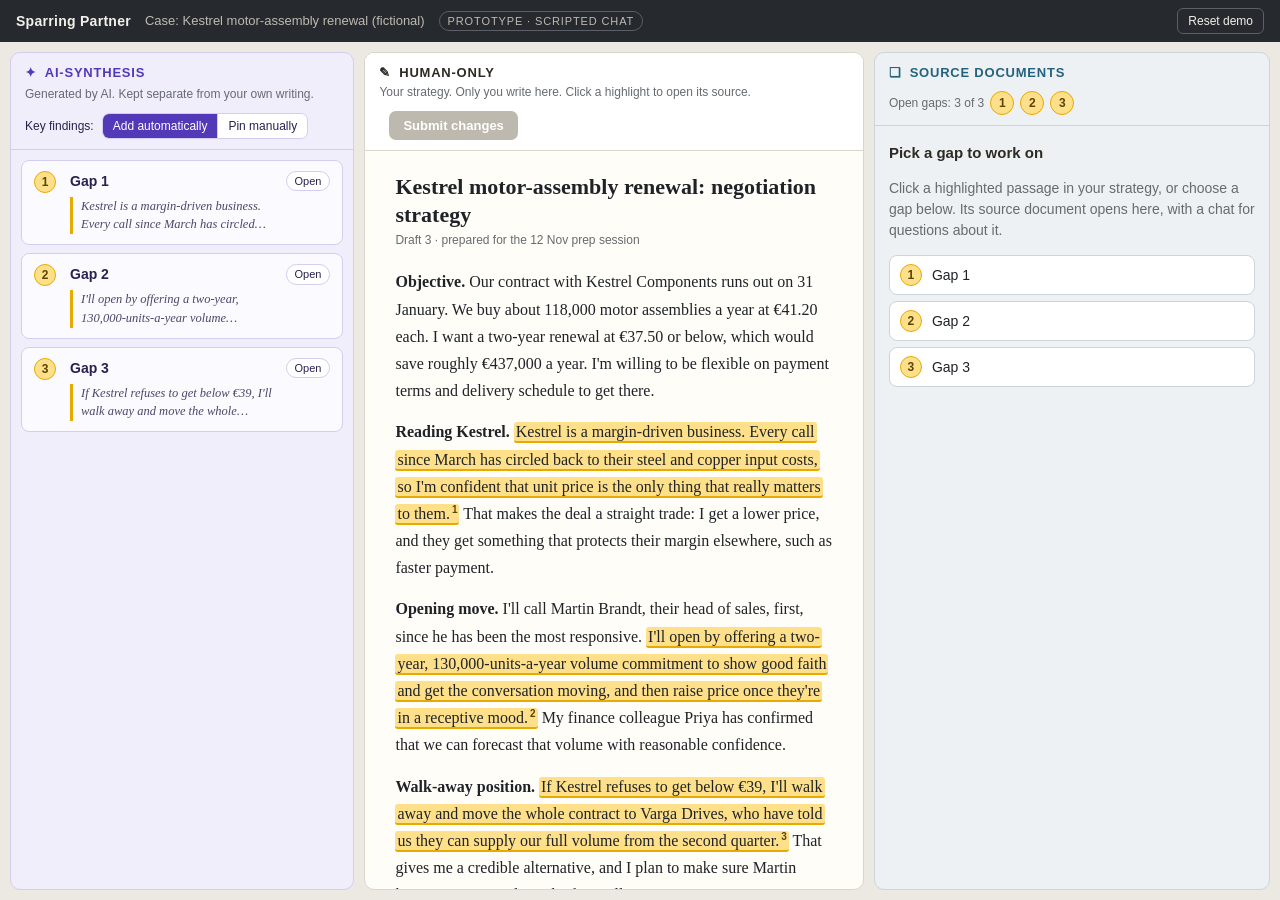
<file: prototypes/v1/index.html>
<!doctype html>
<html lang="en">
<head>
<meta charset="utf-8">
<meta name="viewport" content="width=device-width, initial-scale=1">
<title>Sparring Partner</title>
<style>
  :root {
    --bg: #ece9e2;
    --paper: #fffdf8;
    --ink: #1f2328;
    --muted: #666b70;
    --line: #d9d5cb;

    --hl: #ffe08a;
    --hl-strong: #e8a900;
    --hl-ink: #5c4300;

    --ai-bg: #f1eefb;
    --ai-card: #fbfaff;
    --ai-line: #d4cdef;
    --ai-accent: #5139b8;
    --ai-ink: #2a2150;

    --src-bg: #edf1f3;
    --src-line: #cbd5da;
    --src-accent: #24627f;

    --ok: #2b7a4b;
    --radius: 10px;
  }
  * { box-sizing: border-box; }
  html, body { height: 100%; margin: 0; }
  body {
    background: var(--bg);
    color: var(--ink);
    font: 14px/1.5 -apple-system, BlinkMacSystemFont, "Segoe UI", Roboto, Helvetica, Arial, sans-serif;
    display: flex; flex-direction: column;
  }
  button { font: inherit; color: inherit; cursor: pointer; }
  :focus-visible { outline: 2px solid var(--ai-accent); outline-offset: 2px; }

  /* ---------- top bar ---------- */
  .topbar {
    display: flex; align-items: center; gap: 14px; flex-wrap: wrap;
    padding: 8px 16px; background: #26292e; color: #f2f0ea;
  }
  .brand { font-weight: 700; letter-spacing: .02em; }
  .case { color: #bdbab1; font-size: 13px; }
  .tag-proto {
    font-size: 11px; text-transform: uppercase; letter-spacing: .08em;
    border: 1px solid #5b5f66; border-radius: 99px; padding: 1px 8px; color: #bdbab1;
  }
  .topbar .spacer { flex: 1; }
  .topbar button {
    background: transparent; border: 1px solid #5b5f66; color: #f2f0ea;
    border-radius: 6px; padding: 3px 10px; font-size: 12px;
  }
  .topbar button:hover { background: #363a41; }

  /* ---------- three columns ---------- */
  .app {
    flex: 1; min-height: 0;
    display: grid; gap: 10px; padding: 10px;
    grid-template-columns: minmax(280px, 1fr) minmax(380px, 1.45fr) minmax(330px, 1.15fr);
  }
  .col {
    min-height: 0; display: flex; flex-direction: column;
    border-radius: var(--radius); overflow: hidden;
    border: 1px solid var(--line);
  }
  .col-head {
    padding: 10px 14px; border-bottom: 1px solid var(--line);
    display: flex; flex-direction: column; gap: 2px;
  }
  .col-title { font-weight: 700; font-size: 13px; letter-spacing: .06em; text-transform: uppercase; display: flex; align-items: center; gap: 8px; }
  .col-sub { color: var(--muted); font-size: 12px; }

  /* ---------- AI synthesis (left) ---------- */
  .col-ai { background: var(--ai-bg); border-color: var(--ai-line); }
  .col-ai .col-head { border-color: var(--ai-line); }
  .col-ai .col-title { color: var(--ai-accent); }
  .mode {
    margin-top: 8px; display: flex; align-items: center; gap: 8px; flex-wrap: wrap;
    font-size: 12px; color: var(--ai-ink);
  }
  .seg { display: inline-flex; border: 1px solid var(--ai-line); border-radius: 7px; overflow: hidden; background: #fff; }
  .seg button { border: 0; background: transparent; padding: 3px 10px; font-size: 12px; color: var(--ai-ink); }
  .seg button + button { border-left: 1px solid var(--ai-line); }
  .seg button[aria-pressed="true"] { background: var(--ai-accent); color: #fff; }

  .ai-list { flex: 1; overflow-y: auto; padding: 10px; display: flex; flex-direction: column; gap: 8px; }
  .tab { background: var(--ai-card); border: 1px solid var(--ai-line); border-radius: 8px; }
  .tab.active { border-color: var(--ai-accent); box-shadow: 0 0 0 1px var(--ai-accent); }
  .tab-head {
    width: 100%; text-align: left; background: transparent; border: 0; padding: 10px 12px;
    display: grid; grid-template-columns: 26px 1fr auto; gap: 4px 10px; align-items: start;
  }
  .num {
    width: 22px; height: 22px; border-radius: 50%; background: var(--hl); color: var(--hl-ink);
    font-weight: 700; font-size: 12px; display: grid; place-items: center; border: 1px solid var(--hl-strong);
  }
  .tab-title { font-weight: 650; color: var(--ai-ink); }
  .tab-quote {
    grid-column: 2 / 3; font-family: Georgia, "Times New Roman", serif; font-style: italic; font-size: 12.5px; color: #4b4668;
    border-left: 3px solid var(--hl-strong); padding-left: 8px;
    display: -webkit-box; -webkit-line-clamp: 2; -webkit-box-orient: vertical; overflow: hidden;
  }
  .tab.open .tab-quote { display: none; }
  .badge {
    font-size: 11px; border-radius: 99px; padding: 1px 8px; white-space: nowrap;
    background: #fff; border: 1px solid var(--ai-line); color: var(--ai-ink);
  }
  .badge.resolved { background: #e5f3ea; border-color: #b4d9c1; color: var(--ok); }
  .tab-body { padding: 0 12px 12px 48px; display: none; }
  .tab.open .tab-body { display: block; }
  .full-quote {
    font-family: Georgia, "Times New Roman", serif; font-style: italic; font-size: 13px; color: #4b4668;
    border-left: 3px solid var(--hl-strong); padding-left: 8px; margin: 0 0 10px;
  }
  .label { font-size: 11px; text-transform: uppercase; letter-spacing: .07em; color: var(--ai-accent); font-weight: 700; margin: 8px 0 3px; }
  .q-open { margin: 0; color: var(--ai-ink); }
  .findings { list-style: none; margin: 0; padding: 0; display: flex; flex-direction: column; gap: 6px; }
  .finding {
    background: #fff; border: 1px solid var(--ai-line); border-radius: 7px; padding: 7px 9px; color: var(--ai-ink);
  }
  .finding small { display: block; color: var(--muted); margin-top: 2px; font-size: 11.5px; }
  .finding.flash { animation: flash 1.6s ease-out; }
  @keyframes flash { 0% { background: #e0d8ff; } 100% { background: #fff; } }
  .empty { color: var(--muted); font-size: 12.5px; margin: 0; }
  .ai-mark { color: var(--ai-accent); }

  /* ---------- Human only (center) ---------- */
  .col-human { background: var(--paper); }
  .col-human .col-head { background: #fff; flex-direction: row; align-items: center; justify-content: space-between; gap: 10px; flex-wrap: wrap; }
  .col-human .col-title { color: #2d2a24; }
  .editor-wrap { flex: 1; overflow-y: auto; padding: 22px 30px 40px; }
  .editor {
    outline: none; max-width: 640px; margin: 0 auto;
    font-family: Georgia, "Times New Roman", serif; font-size: 16px; line-height: 1.7;
  }
  .editor h1 { font-size: 22px; line-height: 1.25; margin: 0 0 2px; }
  .editor .meta { font-family: -apple-system, BlinkMacSystemFont, "Segoe UI", sans-serif; font-size: 12px; color: var(--muted); margin: 0 0 18px; }
  .editor p { margin: 0 0 14px; }
  mark {
    background: var(--hl); color: inherit; border-radius: 3px; padding: 1px 2px; cursor: pointer;
    box-decoration-break: clone; -webkit-box-decoration-break: clone;
    border-bottom: 2px solid var(--hl-strong);
  }
  mark::after {
    content: attr(data-n); user-select: none; -webkit-user-select: none;
    font: 700 10px/1 -apple-system, sans-serif; vertical-align: super; margin-left: 2px; color: var(--hl-ink);
  }
  mark:hover { background: #ffd35a; }
  mark.selected { background: #ffd35a; outline: 2px solid var(--hl-strong); }
  .submit-bar { display: flex; align-items: center; gap: 10px; }
  .status { font-size: 12px; color: var(--muted); }
  .btn-primary {
    background: #2d2a24; color: #fff; border: 0; border-radius: 7px; padding: 5px 14px; font-weight: 600; font-size: 13px;
  }
  .btn-primary:disabled { background: #bdb9ae; cursor: not-allowed; }

  /* ---------- Source documents (right) ---------- */
  .col-src { background: var(--src-bg); border-color: var(--src-line); }
  .col-src .col-head { border-color: var(--src-line); }
  .col-src .col-title { color: var(--src-accent); }
  .gapbar { display: flex; align-items: center; gap: 6px; flex-wrap: wrap; margin-top: 6px; font-size: 12px; color: var(--muted); }
  .gapchip {
    width: 24px; height: 24px; border-radius: 50%; border: 1px solid var(--hl-strong); background: var(--hl); color: var(--hl-ink);
    font-weight: 700; font-size: 12px; padding: 0;
  }
  .gapchip.sel { outline: 2px solid var(--src-accent); outline-offset: 1px; }
  .gapchip.done { background: #e5f3ea; border-color: #b4d9c1; color: var(--ok); }
  .src-body { flex: 1; min-height: 0; display: flex; flex-direction: column; padding: 10px; gap: 10px; }
  .intro { color: var(--muted); padding: 6px 4px; }
  .intro h3 { margin: 0 0 6px; color: #2d2a24; font-size: 15px; }
  .gaplist { list-style: none; margin: 12px 0 0; padding: 0; display: flex; flex-direction: column; gap: 6px; }
  .gaplist button {
    width: 100%; text-align: left; background: #fff; border: 1px solid var(--src-line); border-radius: 8px; padding: 8px 10px;
    display: flex; gap: 10px; align-items: center; color: var(--ink);
  }
  .gaplist button:hover { border-color: var(--src-accent); }
  .gaplist button[disabled] { opacity: .6; cursor: default; }

  .docbox {
    flex: 1 1 52%; min-height: 0; display: flex; flex-direction: column;
    background: #fff; border: 1px solid var(--src-line); border-radius: 8px;
  }
  .doc-head { padding: 8px 12px; border-bottom: 1px solid var(--src-line); }
  .doc-type { font-size: 11px; text-transform: uppercase; letter-spacing: .07em; color: var(--src-accent); font-weight: 700; }
  .doc-title { font-weight: 700; font-size: 15px; }
  .doc-meta { font-size: 12px; color: var(--muted); }
  .doc-scroll { flex: 1; overflow-y: auto; padding: 10px 12px 16px; font-family: Georgia, "Times New Roman", serif; font-size: 14px; line-height: 1.6; }
  .doc-p { display: grid; grid-template-columns: 28px 1fr; gap: 4px; margin: 0 0 10px; padding: 2px 4px; border-radius: 4px; }
  .doc-p .pn { font: 11px/1.9 -apple-system, sans-serif; color: #98a2a8; }
  .doc-p.flash { animation: srcflash 2.2s ease-out; }
  @keyframes srcflash { 0%, 40% { background: #cfe6f1; } 100% { background: transparent; } }

  .chatbox {
    flex: 1 1 46%; min-height: 200px; display: flex; flex-direction: column;
    background: #fff; border: 1px solid var(--src-line); border-radius: 8px;
  }
  .chat-head { padding: 6px 12px; border-bottom: 1px solid var(--src-line); font-size: 12px; color: var(--muted); }
  .chat-head b { color: var(--src-accent); }
  .msgs { flex: 1; overflow-y: auto; padding: 10px; display: flex; flex-direction: column; gap: 8px; }
  .msg { max-width: 92%; border-radius: 10px; padding: 7px 10px; }
  .msg.user { align-self: flex-end; background: var(--src-accent); color: #fff; }
  .msg.ai { align-self: flex-start; background: var(--ai-bg); border: 1px solid var(--ai-line); color: var(--ai-ink); }
  .msg .who { font-size: 11px; font-weight: 700; color: var(--ai-accent); margin-bottom: 2px; }
  .cites { margin-top: 5px; display: flex; gap: 5px; flex-wrap: wrap; align-items: center; font-size: 12px; color: var(--muted); }
  .cite { border: 1px solid var(--ai-line); background: #fff; border-radius: 99px; padding: 0 8px; font-size: 12px; color: var(--ai-accent); }
  .cite:hover { background: var(--ai-accent); color: #fff; }
  .kf {
    margin-top: 7px; background: #fff; border: 1px solid var(--ai-line); border-left: 3px solid var(--ai-accent);
    border-radius: 6px; padding: 6px 8px; font-size: 13px;
  }
  .kf .label { margin: 0 0 2px; }
  .kf .kf-act { margin-top: 4px; font-size: 12px; color: var(--ok); font-weight: 600; }
  .pin-btn { margin-top: 4px; background: var(--ai-accent); color: #fff; border: 0; border-radius: 6px; padding: 2px 10px; font-size: 12px; }
  .typing { color: var(--muted); font-style: italic; }
  .chips { padding: 0 10px 6px; display: flex; gap: 6px; flex-wrap: wrap; }
  .chips button { background: var(--src-bg); border: 1px solid var(--src-line); border-radius: 99px; padding: 2px 10px; font-size: 12px; color: var(--src-accent); }
  .chips button:hover { background: #dbe6eb; }
  .composer { display: flex; gap: 6px; padding: 8px 10px 10px; border-top: 1px solid var(--src-line); }
  .composer input { flex: 1; border: 1px solid var(--src-line); border-radius: 7px; padding: 6px 9px; font: inherit; min-width: 0; }
  .composer button { background: var(--src-accent); color: #fff; border: 0; border-radius: 7px; padding: 6px 14px; font-weight: 600; }
  .hint { font-size: 11.5px; color: var(--muted); padding: 0 12px 6px; }

  @media (max-width: 1000px) {
    body { height: auto; }
    .app { grid-template-columns: 1fr; }
    .col { min-height: 70vh; }
  }
</style>
</head>
<body>

<header class="topbar">
  <span class="brand">Sparring Partner</span>
  <span class="case">Case: Kestrel motor-assembly renewal (fictional)</span>
  <span class="tag-proto">Prototype · scripted chat</span>
  <span class="spacer"></span>
  <button id="reset" type="button">Reset demo</button>
</header>

<main class="app">

  <!-- LEFT: AI synthesis -->
  <section class="col col-ai" aria-label="AI-Synthesis">
    <div class="col-head">
      <div class="col-title"><span aria-hidden="true">✦</span> AI-Synthesis</div>
      <div class="col-sub">Generated by AI. Kept separate from your own writing.</div>
      <div class="mode">
        <span id="mode-label">Key findings:</span>
        <div class="seg" role="group" aria-labelledby="mode-label">
          <button type="button" id="mode-auto" aria-pressed="true">Add automatically</button>
          <button type="button" id="mode-manual" aria-pressed="false">Pin manually</button>
        </div>
      </div>
    </div>
    <div class="ai-list" id="ai-list"></div>
  </section>

  <!-- CENTER: Human only -->
  <section class="col col-human" aria-label="Human-Only strategy">
    <div class="col-head">
      <div>
        <div class="col-title"><span aria-hidden="true">✎</span> Human-Only</div>
        <div class="col-sub">Your strategy. Only you write here. Click a highlight to open its source.</div>
      </div>
      <div class="submit-bar">
        <span class="status" id="status" role="status" aria-live="polite"></span>
        <button type="button" class="btn-primary" id="submit" disabled>Submit changes</button>
      </div>
    </div>
    <div class="editor-wrap">
      <div class="editor" id="editor" contenteditable="true" spellcheck="true" aria-label="Your negotiation strategy, editable"></div>
    </div>
  </section>

  <!-- RIGHT: Source documents -->
  <section class="col col-src" aria-label="Source documents">
    <div class="col-head">
      <div class="col-title"><span aria-hidden="true">❏</span> Source Documents</div>
      <div class="gapbar" id="gapbar"></div>
    </div>
    <div class="src-body" id="src-body"></div>
  </section>

</main>

<script>
/* =====================================================================
   DATA (all names, companies and figures are invented)
   ===================================================================== */

const STRATEGY_HTML = `
<h1>Kestrel motor-assembly renewal: negotiation strategy</h1>
<p class="meta">Draft 3 · prepared for the 12 Nov prep session</p>

<p><strong>Objective.</strong> Our contract with Kestrel Components runs out on 31 January. We buy about 118,000 motor assemblies a year at €41.20 each. I want a two-year renewal at €37.50 or below, which would save roughly €437,000 a year. I'm willing to be flexible on payment terms and delivery schedule to get there.</p>

<p><strong>Reading Kestrel.</strong> <mark data-flaw="a" data-n="1">Kestrel is a margin-driven business. Every call since March has circled back to their steel and copper input costs, so I'm confident that unit price is the only thing that really matters to them.</mark> That makes the deal a straight trade: I get a lower price, and they get something that protects their margin elsewhere, such as faster payment.</p>

<p><strong>Opening move.</strong> I'll call Martin Brandt, their head of sales, first, since he has been the most responsive. <mark data-flaw="b" data-n="2">I'll open by offering a two-year, 130,000-units-a-year volume commitment to show good faith and get the conversation moving, and then raise price once they're in a receptive mood.</mark> My finance colleague Priya has confirmed that we can forecast that volume with reasonable confidence.</p>

<p><strong>Walk-away position.</strong> <mark data-flaw="c" data-n="3">If Kestrel refuses to get below €39, I'll walk away and move the whole contract to Varga Drives, who have told us they can supply our full volume from the second quarter.</mark> That gives me a credible alternative, and I plan to make sure Martin knows it exists early in the first call.</p>

<p><strong>Timeline.</strong> First call the week of 17 Nov, written proposal by 1 Dec, and target signature by 15 Dec, which leaves six weeks before expiry. I'll bring Priya in for any discussion of volumes, and legal for the draft.</p>
`;

const FLAW_DEFS = [
  {
    id: 'a', n: 1, docId: 'doc-a',
    original: "Kestrel is a margin-driven business. Every call since March has circled back to their steel and copper input costs, so I'm confident that unit price is the only thing that really matters to them.",
  },
  {
    id: 'b', n: 2, docId: 'doc-b',
    original: "I'll open by offering a two-year, 130,000-units-a-year volume commitment to show good faith and get the conversation moving, and then raise price once they're in a receptive mood.",
  },
  {
    id: 'c', n: 3, docId: 'doc-c',
    original: "If Kestrel refuses to get below €39, I'll walk away and move the whole contract to Varga Drives, who have told us they can supply our full volume from the second quarter.",
  },
];

const DOCS = {
  'doc-a': {
    type: 'Internal meeting notes',
    title: 'Kestrel account call, 9 October',
    meta: 'Tomas Reyes (Supply Chain) · with Martin Brandt, Head of Sales, and Ines Moreau, COO, both at Kestrel',
    paras: [
      "Purpose: informal pre-renewal catch-up. Kestrel asked for the call. No numbers were to be exchanged and none were.",
      "Brandt opened with input costs: steel is up, copper is volatile, and \"margins are tight across the sector.\" He asked us to \"be realistic\" about price at renewal.",
      "Asked about the new line, Moreau said Line 3 came online in August and is running at 54% utilisation. \"The board wants us at 80% by year-end. That is the number I'm judged on.\"",
      "Later, when I floated the possibility of a lower price, Brandt said: \"Price we can talk about. What I can't take to my board is another year of not knowing our volumes. Give me a number I can plan production around and I can be a lot more flexible.\"",
      "On copper, Moreau mentioned in passing that Kestrel has hedged most of its requirement through Q3 next year, so near-term cost pressure is \"manageable.\"",
      "Side note from my own files: when the current contract was signed in 2024, Kestrel offered a 2% rebate on all units above 125,000 a year. We declined because our forecast volume was around 100,000 at the time.",
      "Payment terms came up once. When 60 days was mentioned, Brandt said \"that's fine, that's not where our issues are.\" Neither of them raised cash flow.",
      "Follow-ups: Kestrel will send a Line 3 capacity sheet. We agreed to speak again after mid-November. My impression is that they are more flexible than they sound on price, provided volumes are secured.",
    ],
  },
  'doc-b': {
    type: 'Post-mortem memo',
    title: 'Brennan Gears renewal (2025): what we learned',
    meta: 'Hana Okafor, Procurement Excellence · internal · 6 pages, excerpt',
    paras: [
      "Summary: we targeted a 6% saving on the Brennan Gears renewal and achieved 1.1%, on a three-year term. This review draws out what we would do differently.",
      "Background: Brennan supplies gearboxes worth about €9M a year. After a late-delivery dispute in the spring, the team wanted to rebuild goodwill before talking price.",
      "What we did: on the first call, our lead offered a three-year volume commitment at 110% of current volumes, \"to show we're a serious long-term partner.\" Brennan responded warmly.",
      "What happened: when price came up on the second call, Brennan said the volume commitment was \"already reflected\" in their proposal and held at +3%. The commitment had become the baseline rather than a concession we could trade.",
      "Lesson 1, anchor first. State the price expectation and the reasoning behind it before making any concession. Whoever names the first number frames the range.",
      "Lesson 2, make concessions conditional. Tie each concession to something we receive: \"if X, then Y.\" Unconditional gestures of goodwill are rarely repaid in kind.",
      "Lesson 3, check authority. Our first contact, a regional sales manager, was measured on quarterly revenue and could not agree multi-year terms. The real decision sat with the operations director, whom we met in week six. That cost us about three weeks.",
      "Outcome: after three further rounds we reached a 1.1% reduction on a shortened term. Finance estimates we left roughly €400,000 on the table over the contract life.",
    ],
  },
  'doc-c': {
    type: 'Supplier qualification report',
    title: 'Varga Drives as second source for motor assembly MA-300',
    meta: 'Quality & Supplier Development · October · excerpt',
    paras: [
      "Scope: assessment of Varga Drives as a second source for MA-300, the motor assembly currently bought from Kestrel Components.",
      "Summary: Varga meets our quality-system requirements (ISO 9001 and IATF 16949), with two minor documentation findings. Capacity is the limiting factor.",
      "Line 1 is qualified and running. The capacity Varga can allocate to us from Line 1 is up to 45,000 units a year.",
      "Line 2 is needed for any volume above 45,000. Equipment commissioning is complete, but customer certification is not expected before Q4 next year. A Varga sales email dated 14 October says they can supply \"full volumes from Q2, subject to Line 2 certification.\" The quality team notes that this condition puts the real date well outside Q2.",
      "Validation: our IP-rated bearing specification requires a nine-month validation cycle including accelerated life testing. That cycle must start before any volume can be transferred.",
      "Commercials (indicative, non-binding): €40.90 a unit above 100,000 units a year, and €43.50 a unit below 50,000.",
      "Recommendation: start validation now and plan for a 30–40% volume split to Varga as a hedge, rather than a full transfer. Revisit full transfer once Line 2 is certified.",
      "Minor findings: incomplete traceability records for two sub-suppliers, and one overdue calibration certificate. Both have corrective actions agreed.",
    ],
  },
};

/* Scripted chat. keys = keywords used to match free-text questions. */
const QA = {
  a: [
    {
      id: 'a1', q: "What does Kestrel actually want most?",
      keys: ['want', 'most', 'priority', 'need', 'care', 'volume', 'matter'],
      text: "Volume certainty. Ines Moreau said Line 3 is at 54% utilisation against a board target of 80% by year-end. Martin Brandt said what he \"can't take to my board\" is another year of not knowing volumes.",
      cites: [3, 4],
      kf: "Kestrel's binding constraint is utilisation of the new Line 3 (54% vs. an 80% target), not input-cost margin.",
    },
    {
      id: 'a2', q: "They keep talking about input costs. Doesn't that mean margin?",
      keys: ['input', 'cost', 'margin', 'copper', 'steel', 'price', 'rebate', 'precedent'],
      text: "Partly, but the notes suggest it is more of a negotiating frame than the underlying pressure. Copper is hedged through Q3 next year. Kestrel also has precedent for trading price against volume: the 2% rebate above 125,000 units offered in 2024.",
      cites: [5, 6],
      kf: "Kestrel has traded price for volume before (2% rebate above 125,000 units in 2024), so that trade has precedent.",
    },
    {
      id: 'a3', q: "Is faster payment worth anything to them?",
      keys: ['payment', 'pay', 'faster', 'terms', 'cash', '30', '60', 'days'],
      text: "Probably very little. Brandt called the current 60-day terms \"fine\" and neither Kestrel contact raised cash flow. Offering faster payment as the main sweetener looks like a weak chip.",
      cites: [7],
      kf: "Faster payment is a weak chip: no sign of cash-flow pressure at Kestrel.",
    },
  ],
  b: [
    {
      id: 'b1', q: "What happened last time we led with volume?",
      keys: ['last', 'time', 'happened', 'brennan', 'led', 'lead', 'open', 'volume', 'first', 'goodwill'],
      text: "In the 2025 Brennan renewal, the team offered a three-year volume commitment on the first call. Brennan treated it as the new baseline and held price at +3%. The final saving was 1.1% against a 6% target.",
      cites: [3, 4],
      kf: "Leading with volume gave away the main bargaining chip before price was discussed (Brennan 2025: 1.1% saving vs. 6% target).",
    },
    {
      id: 'b2', q: "How should I sequence it instead?",
      keys: ['sequence', 'instead', 'order', 'better', 'should', 'anchor', 'conditional', 'how'],
      text: "The memo recommends anchoring on price first and then offering volume conditionally, for example: \"If we can reach €37.50, we could commit to 130,000 units for two years.\" Packaging concessions as if–then trades ties each one to something you get back.",
      cites: [5, 6],
      kf: "Recommended sequence: anchor on price first, then offer volume as a conditional (if–then) trade.",
    },
    {
      id: 'b3', q: "Does it matter who I talk to first?",
      keys: ['who', 'talk', 'contact', 'brandt', 'authority', 'jonas', 'decision', 'sales'],
      text: "It did at Brennan. The first contact was a sales manager measured on quarterly revenue, with no authority over multi-year terms, and the real decision-maker was met in week six. Your plan also starts with a head of sales, so it is worth checking what Brandt can actually sign off.",
      cites: [7],
      kf: "Check whether Brandt can authorise multi-year terms before making him the first contact.",
    },
  ],
  c: [
    {
      id: 'c1', q: "Can Varga supply our full volume from Q2?",
      keys: ['varga', 'supply', 'full', 'q2', 'capacity', 'volume', 'second', 'quarter', 'switch'],
      text: "No. Varga's sales email says full volume \"from Q2, subject to Line 2 certification\", but the quality report doesn't expect Line 2 certified before Q4 next year. Until then they are qualified for 45,000 units a year, about 38% of your 118,000.",
      cites: [3, 4],
      kf: "Varga can supply only about 45,000 units/yr (38% of need) until Line 2 is certified in Q4 next year; the Q2 claim doesn't hold.",
    },
    {
      id: 'c2', q: "What would switching cost us?",
      keys: ['cost', 'price', 'switch', 'expensive', 'validation', 'months', 'time', 'long', 'euro', '€'],
      text: "Indicative pricing is €40.90 a unit at full volume and €43.50 below 50,000 units. Both are above your €39 walk-away line. On top of that, validating our bearing spec takes nine months before any volume moves.",
      cites: [5, 6],
      kf: "Varga's indicative price (€40.90 at full volume) is above the €39 walk-away line, so even a successful switch would miss the target.",
    },
    {
      id: 'c3', q: "What could serve as a fallback instead?",
      keys: ['fallback', 'instead', 'alternative', 'hedge', 'dual', 'split', 'batna', 'option', 'plan'],
      text: "The report recommends starting validation now and planning a 30–40% split to Varga as a hedge, rather than a full transfer. A partial source is credible sooner and gives Kestrel a reason to protect the volume they would keep.",
      cites: [7],
      kf: "A partial dual-source (30–40% to Varga) is a more credible fallback than a full switch.",
    },
  ],
};

/* =====================================================================
   STATE
   ===================================================================== */

let state;
function freshState() {
  return {
    mode: 'auto',               // 'auto' | 'manual'
    selected: null,             // flaw id
    dirty: false,
    expanded: new Set(),
    flaws: FLAW_DEFS.map(f => ({ ...f, resolved: false, findings: [], chat: [] })),
    flashId: null,
  };
}
const $ = s => document.querySelector(s);
const el = (tag, cls, text) => { const e = document.createElement(tag); if (cls) e.className = cls; if (text != null) e.textContent = text; return e; };
const flawById = id => state.flaws.find(f => f.id === id);
const openCount = () => state.flaws.filter(f => !f.resolved).length;

/* =====================================================================
   HUMAN-ONLY EDITOR
   ===================================================================== */

const editor = $('#editor');

function norm(s) { return s.replace(/\s+/g, ' ').trim().toLowerCase(); }
function words(s) { return new Set(norm(s).replace(/[^\p{L}\p{N}€\s]/gu, '').split(' ').filter(Boolean)); }
function similarity(a, b) {
  const A = words(a), B = words(b);
  if (!A.size || !B.size) return 0;
  let inter = 0; A.forEach(w => { if (B.has(w)) inter++; });
  return inter / (A.size + B.size - inter);
}
function unwrap(mark) {
  const parent = mark.parentNode;
  while (mark.firstChild) parent.insertBefore(mark.firstChild, mark);
  parent.removeChild(mark);
  parent.normalize();
}
function rewrap(flaw) {
  const walker = document.createTreeWalker(editor, NodeFilter.SHOW_TEXT);
  while (walker.nextNode()) {
    const node = walker.currentNode, i = node.data.indexOf(flaw.original);
    if (i < 0) continue;
    const r = document.createRange();
    r.setStart(node, i); r.setEnd(node, i + flaw.original.length);
    const m = document.createElement('mark');
    m.dataset.flaw = flaw.id; m.dataset.n = flaw.n;
    r.surroundContents(m);
    return;
  }
}

/* Submit: re-check each flagged passage. A passage counts as fixed once its wording has changed substantially. */
function recheck(live) {
  const fixed = [];
  state.flaws.forEach(f => {
    if (f.resolved) return;
    const mark = editor.querySelector(`mark[data-flaw="${f.id}"]`);
    let changed;
    if (mark) {
      changed = similarity(mark.textContent, f.original) < 0.6;
    } else if (norm(editor.textContent).includes(norm(f.original))) {
      rewrap(f); changed = false;
    } else {
      changed = true;
    }
    if (changed) {
      f.resolved = true;
      if (mark) unwrap(mark);
      fixed.push(f);
    }
  });
  const selectionLost = state.selected && flawById(state.selected).resolved;
  if (selectionLost) state.selected = null;
  state.dirty = false;
  const status = $('#status');
  if (fixed.length) {
    status.textContent = `${fixed.length} gap${fixed.length > 1 ? 's' : ''} resolved · ${openCount()} still open`;
  } else if (!live) {
    status.textContent = `No flagged passage changed enough · ${openCount()} still open`;
  } else {
    state.dirty = true;   // nothing resolved yet; keep the edit pending
  }
  $('#submit').disabled = !state.dirty;
  syncSelectedMark();
  if (fixed.length || !live) {
    renderSynthesis();
    renderGapbar();
    renderSource({ keepDoc: !selectionLost });
  }
}

function syncSelectedMark() {
  editor.querySelectorAll('mark').forEach(m => m.classList.toggle('selected', m.dataset.flaw === state.selected));
}

let liveTimer;
editor.addEventListener('input', () => {
  state.dirty = true;
  $('#submit').disabled = false;
  $('#status').textContent = 'Unsubmitted changes';
  clearTimeout(liveTimer);
  liveTimer = setTimeout(() => recheck(true), 700);   // highlight clears once you stop typing
});
editor.addEventListener('paste', e => {
  e.preventDefault();
  const t = (e.clipboardData || window.clipboardData).getData('text/plain');
  document.execCommand('insertText', false, t);
});
editor.addEventListener('click', e => {
  const m = e.target.closest('mark[data-flaw]');
  if (m) selectFlaw(m.dataset.flaw);
});
$('#submit').addEventListener('click', () => { clearTimeout(liveTimer); recheck(false); });

/* =====================================================================
   SELECTION
   ===================================================================== */

function selectFlaw(id) {
  const f = flawById(id);
  if (!f || f.resolved) return;
  const changed = state.selected !== id;
  state.selected = id;
  state.expanded = new Set([id]);        // the synthesis tab follows the flaw being worked on
  syncSelectedMark();
  renderSynthesis();
  renderGapbar();
  if (changed) renderSource(); else renderSource({ keepDoc: true });
}

/* =====================================================================
   LEFT: AI-SYNTHESIS
   ===================================================================== */

function renderSynthesis() {
  const list = $('#ai-list');
  const scroll = list.scrollTop;
  list.textContent = '';
  state.flaws.forEach(f => {
    const open = state.expanded.has(f.id);
    const tab = el('div', 'tab' + (open ? ' open' : '') + (state.selected === f.id ? ' active' : ''));

    const head = el('button', 'tab-head');
    head.type = 'button';
    head.setAttribute('aria-expanded', open);
    head.append(el('span', 'num', f.n));
    head.append(el('span', 'tab-title', `Gap ${f.n}`));
    const badge = el('span', 'badge' + (f.resolved ? ' resolved' : ''),
      f.resolved ? 'Resolved by your edit' : (f.findings.length ? `${f.findings.length} finding${f.findings.length > 1 ? 's' : ''}` : 'Open'));
    head.append(badge);
    head.append(el('span', 'tab-quote', f.original));
    head.addEventListener('click', () => {
      if (state.expanded.has(f.id)) state.expanded.delete(f.id); else state.expanded.add(f.id);
      renderSynthesis();
    });
    tab.append(head);

    const body = el('div', 'tab-body');
    body.append(el('p', 'full-quote', `“${f.original}”`));
    body.append(el('div', 'label', '✦ Key findings'));
    if (!f.findings.length) {
      body.append(el('p', 'empty', f.resolved
        ? 'You resolved this gap before any findings were collected.'
        : 'Nothing yet. Open this passage’s source document and ask the chat about it.'));
    } else {
      const ul = el('ul', 'findings');
      f.findings.forEach(k => {
        const li = el('li', 'finding' + (state.flashId === k.id ? ' flash' : ''));
        li.append(document.createTextNode(k.text));
        li.append(el('small', '', k.how === 'pin' ? 'Pinned from chat' : 'Added from chat'));
        ul.append(li);
      });
      body.append(ul);
    }
    tab.append(body);
    list.append(tab);
  });
  list.scrollTop = scroll;
  state.flashId = null;
}

function setMode(mode) {
  state.mode = mode;
  $('#mode-auto').setAttribute('aria-pressed', mode === 'auto');
  $('#mode-manual').setAttribute('aria-pressed', mode === 'manual');
  renderChat();   // pin buttons depend on mode
}
$('#mode-auto').addEventListener('click', () => setMode('auto'));
$('#mode-manual').addEventListener('click', () => setMode('manual'));

/* =====================================================================
   RIGHT: SOURCE DOCUMENTS + CHAT
   ===================================================================== */

function renderGapbar() {
  const bar = $('#gapbar');
  bar.textContent = '';
  bar.append(el('span', '', `Open gaps: ${openCount()} of ${state.flaws.length}`));
  state.flaws.forEach(f => {
    const b = el('button', 'gapchip' + (f.resolved ? ' done' : '') + (state.selected === f.id ? ' sel' : ''), f.resolved ? '✓' : f.n);
    b.type = 'button';
    b.setAttribute('aria-label', `Gap ${f.n}${f.resolved ? ' (resolved)' : ''}`);
    b.disabled = f.resolved;
    b.addEventListener('click', () => selectFlaw(f.id));
    bar.append(b);
  });
}

function renderSource(opts = {}) {
  const body = $('#src-body');
  if (opts.keepDoc && body.querySelector('.docbox')) { renderChat(); return; }
  body.textContent = '';

  if (!state.selected) {
    const intro = el('div', 'intro');
    intro.append(el('h3', '', openCount() ? 'Pick a gap to work on' : 'All gaps resolved'));
    intro.append(el('p', '', openCount()
      ? 'Click a highlighted passage in your strategy, or choose a gap below. Its source document opens here, with a chat for questions about it.'
      : 'Every flagged passage has been rewritten. Findings you collected stay in the AI-Synthesis column.'));
    const ul = el('ul', 'gaplist');
    state.flaws.forEach(f => {
      const li = el('li');
      const b = el('button');
      b.type = 'button'; b.disabled = f.resolved;
      b.append(el('span', 'num', f.resolved ? '✓' : f.n));
      b.append(el('span', '', `Gap ${f.n}` + (f.resolved ? ' (resolved)' : '')));
      b.addEventListener('click', () => selectFlaw(f.id));
      li.append(b); ul.append(li);
    });
    intro.append(ul);
    body.append(intro);
    return;
  }

  const f = flawById(state.selected), d = DOCS[f.docId];

  const box = el('div', 'docbox');
  const head = el('div', 'doc-head');
  head.append(el('div', 'doc-type', d.type));
  head.append(el('div', 'doc-title', d.title));
  head.append(el('div', 'doc-meta', d.meta));
  box.append(head);
  const scroll = el('div', 'doc-scroll');
  scroll.tabIndex = 0;
  scroll.setAttribute('aria-label', 'Source document text');
  d.paras.forEach((t, i) => {
    const p = el('div', 'doc-p');
    p.id = `para-${i + 1}`;
    p.append(el('span', 'pn', `¶${i + 1}`));
    p.append(el('span', '', t));
    scroll.append(p);
  });
  box.append(scroll);
  body.append(box);

  const chat = el('div', 'chatbox');
  chat.append(Object.assign(el('div', 'chat-head'), { innerHTML: '<b>Rabbit-hole chat</b> · this document only' }));
  const msgs = el('div', 'msgs'); msgs.id = 'msgs'; msgs.setAttribute('aria-live', 'polite');
  chat.append(msgs);
  const chips = el('div', 'chips'); chips.id = 'chips';
  chat.append(chips);
  const form = el('form', 'composer');
  const input = el('input'); input.type = 'text'; input.id = 'chat-input';
  input.placeholder = 'Ask about this document (answers are scripted)…'; input.setAttribute('aria-label', 'Ask a question about this document');
  const send = el('button', '', 'Ask'); send.type = 'submit';
  form.append(input, send);
  form.addEventListener('submit', e => { e.preventDefault(); const v = input.value.trim(); if (v) { input.value = ''; ask(v); } });
  chat.append(form);
  body.append(chat);

  renderChat();
}

function renderChat() {
  const msgsEl = $('#msgs');
  if (!msgsEl || !state.selected) return;
  const f = flawById(state.selected);
  msgsEl.textContent = '';

  f.chat.forEach(c => {
    if (c.role === 'user') { msgsEl.append(el('div', 'msg user', c.text)); return; }
    const m = el('div', 'msg ai');
    m.append(el('div', 'who', '✦ AI'));
    if (c.typing) { m.append(el('span', 'typing', 'Reading the document…')); msgsEl.append(m); return; }
    m.append(document.createTextNode(c.text));
    if (c.cites && c.cites.length) {
      const cs = el('div', 'cites', 'Source: ');
      c.cites.forEach(n => {
        const b = el('button', 'cite', `¶${n}`); b.type = 'button';
        b.addEventListener('click', () => {
          const p = document.getElementById(`para-${n}`);
          if (!p) return;
          p.scrollIntoView({ behavior: 'smooth', block: 'center' });
          p.classList.remove('flash'); void p.offsetWidth; p.classList.add('flash');
        });
        cs.append(b);
      });
      m.append(cs);
    }
    if (c.qa) {
      const pinned = f.findings.some(k => k.id === c.qa.id);
      const kf = el('div', 'kf');
      kf.append(el('div', 'label', 'Key finding'));
      kf.append(document.createTextNode(c.qa.kf));
      if (pinned) {
        kf.append(el('div', 'kf-act', '✓ In AI-Synthesis'));
      } else {
        const b = el('button', 'pin-btn', 'Pin to synthesis'); b.type = 'button';
        b.addEventListener('click', () => addFinding(f, c.qa, 'pin'));
        kf.append(b);
      }
      m.append(kf);
    }
    msgsEl.append(m);
  });
  msgsEl.scrollTop = msgsEl.scrollHeight;

  // suggested questions not yet asked
  const chips = $('#chips');
  chips.textContent = '';
  const asked = new Set(f.chat.filter(c => c.qa).map(c => c.qa.id));
  QA[f.id].filter(q => !asked.has(q.id)).forEach(q => {
    const b = el('button', '', q.q); b.type = 'button';
    b.addEventListener('click', () => ask(q.q));
    chips.append(b);
  });
}

function matchQA(flawId, text) {
  const exact = QA[flawId].find(q => q.q === text);
  if (exact) return exact;
  const t = text.toLowerCase();
  let best = null, bestScore = 0;
  QA[flawId].forEach(q => {
    const s = q.keys.reduce((n, k) => n + (t.includes(k) ? 1 : 0), 0);
    if (s > bestScore) { best = q; bestScore = s; }
  });
  return best;
}

function addFinding(f, qa, how) {
  if (f.findings.some(k => k.id === qa.id)) return;
  f.findings.push({ id: qa.id, text: qa.kf, how });
  state.flashId = qa.id;
  state.expanded.add(f.id);
  renderSynthesis();
  renderGapbar();
  renderChat();
}

function ask(text) {
  const f = flawById(state.selected);
  if (!f) return;
  f.chat.push({ role: 'user', text });
  const pending = { role: 'ai', typing: true };
  f.chat.push(pending);
  renderChat();
  setTimeout(() => {
    const qa = matchQA(f.id, text);
    pending.typing = false;
    if (qa) {
      pending.text = qa.text; pending.cites = qa.cites; pending.qa = qa;
    } else {
      pending.text = "I can't answer that from this document in the prototype. Try one of the suggested questions below.";
    }
    if (qa && state.mode === 'auto') addFinding(f, qa, 'auto'); else renderChat();
  }, 650);
}

/* =====================================================================
   BOOT
   ===================================================================== */

function renderAll() { renderSynthesis(); renderGapbar(); renderSource(); }

function boot() {
  state = freshState();
  editor.innerHTML = STRATEGY_HTML;
  $('#status').textContent = '';
  $('#submit').disabled = true;
  setMode('auto');
  renderAll();
}
$('#reset').addEventListener('click', boot);
boot();
</script>
</body>
</html>
</file>
